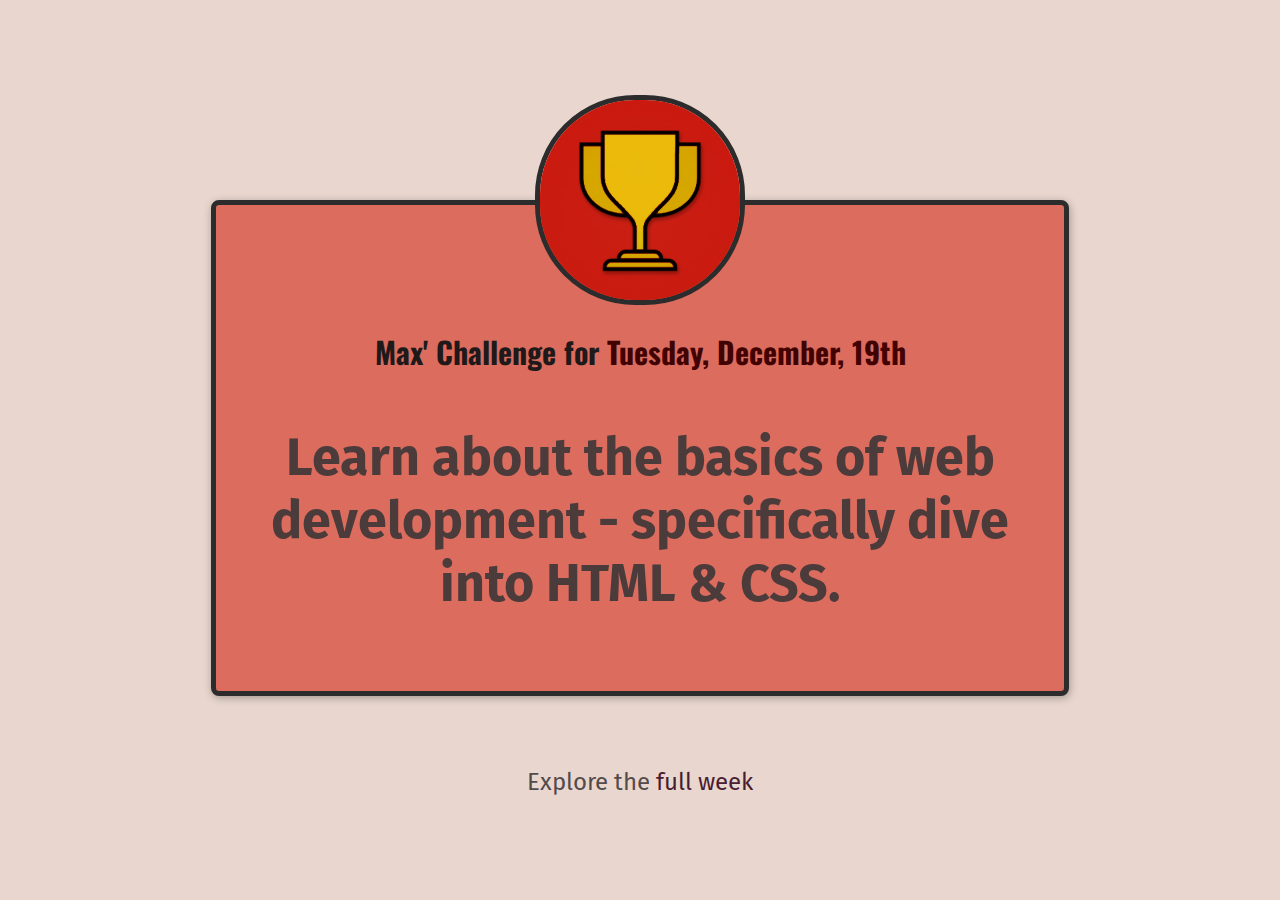
<file: index.html>
<!DOCTYPE html>
<html lang="en">
  <head>
    <meta charset="UTF-8" />
    <link rel="preconnect" href="https://fonts.googleapis.com" />
    <link rel="preconnect" href="https://fonts.gstatic.com" />
    <link
      href="https://fonts.googleapis.com/css2?family=Fira+Sans:ital,wght@0,700;1,400&family=Oswald:wght@700&display=swap"
      rel="stylesheet"
    />
    <link href="styles/shared.css" rel="stylesheet" />
    <link href="styles/daily-challenge.css" rel="stylesheet" />
    <title>My Daily Challenge</title>
  </head>
  <body>
    <main>
      <img src="images/challenge-trophy.jpg" alt="A trophy" />
      <h1>Max' Challenge for <span>Tuesday, December, 19th</span></h1>
      <p id="todays-challenge">
        Learn about the basics of web development - specifically dive into HTML
        & CSS.
      </p>
    </main>
    <footer>
      <p>
        Explore the
        <a href="full-week.html">full week</a>
      </p>
    </footer>
  </body>
</html>
</file>
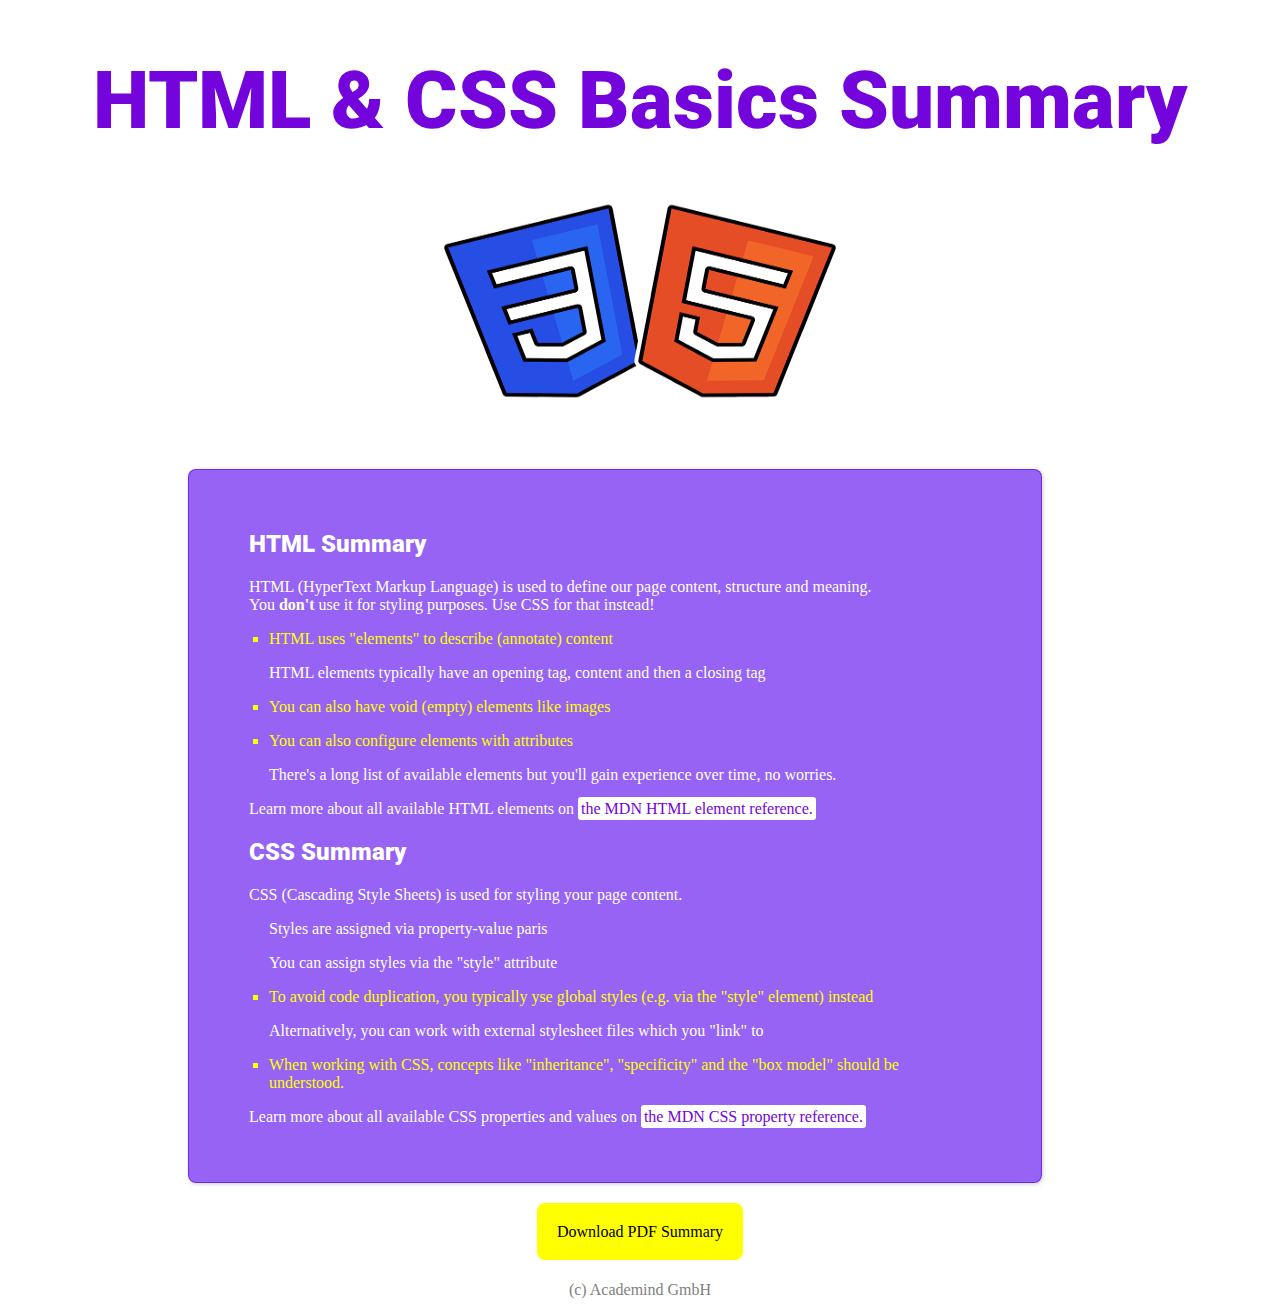
<file: finished-site.html>
<!DOCTYPE html>
<html lang="en">
  <head>
    <meta charset="UTF-8" />
    <title>HTML & CSS Basics Summary</title>
    <link rel="preconnect" href="https://fonts.googleapis.com" />
    <link rel="preconnect" href="https://fonts.gstatic.com" crossorigin />
    <link
      href="https://fonts.googleapis.com/css2?family=Roboto:wght@900&display=swap"
      rel="stylesheet"
    />
    <link href="styles/summary.css" rel="stylesheet" />
  </head>
  <body>
    <header>
      <h1>HTML & CSS Basics Summary</h1>
      <img src="images/html-css.png" alt="Two symbols" />
    </header>
    <main>
      <ul>
        <h2>HTML Summary</h2>
        <p>
          HTML (HyperText Markup Language) is used to define our page content,
          structure and meaning.<br />
          You <span class="highlight">don't</span> use it for styling purposes.
          Use CSS for that instead!
        </p>
        <li class="yellow-highlight">
          <p>HTML uses "elements" to describe (annotate) content</p>
        </li>
        <li>
          <p>
            HTML elements typically have an opening tag, content and then a
            closing tag
          </p>
        </li>
        <li class="yellow-highlight">
          <p>You can also have void (empty) elements like images</p>
        </li>
        <li class="yellow-highlight">
          <p>You can also configure elements with attributes</p>
        </li>
        <li>
          <p>
            There's a long list of available elements but you'll gain experience
            over time, no worries.
          </p>
        </li>
        <p>
          Learn more about all available HTML elements on
          <span class="highlight-background"
            >the MDN HTML element reference.</span
          >
        </p>
        <h2>CSS Summary</h2>
        <p>
          CSS (Cascading Style Sheets) is used for styling your page content.
        </p>
        <li>
          <p>Styles are assigned via property-value paris</p>
        </li>
        <li>
          <p>You can assign styles via the "style" attribute</p>
        </li>
        <li class="yellow-highlight">
          <p>
            To avoid code duplication, you typically yse global styles (e.g. via
            the "style" element) instead
          </p>
        </li>
        <li>
          <p>
            Alternatively, you can work with external stylesheet files which you
            "link" to
          </p>
        </li>
        <li class="yellow-highlight">
          <p>
            When working with CSS, concepts like "inheritance", "specificity"
            and the "box model" should be<br />
            understood.
          </p>
        </li>
        <p>
          Learn more about all available CSS properties and values on
          <span class="highlight-background"
            >the MDN CSS property reference.</span
          >
        </p>
      </ul>
    </main>
    <footer>
      <a href="images/html-css-basics-summary.pdf">Download PDF Summary</a>
      <p>(c) Academind GmbH</p>
    </footer>
  </body>
</html>
</file>
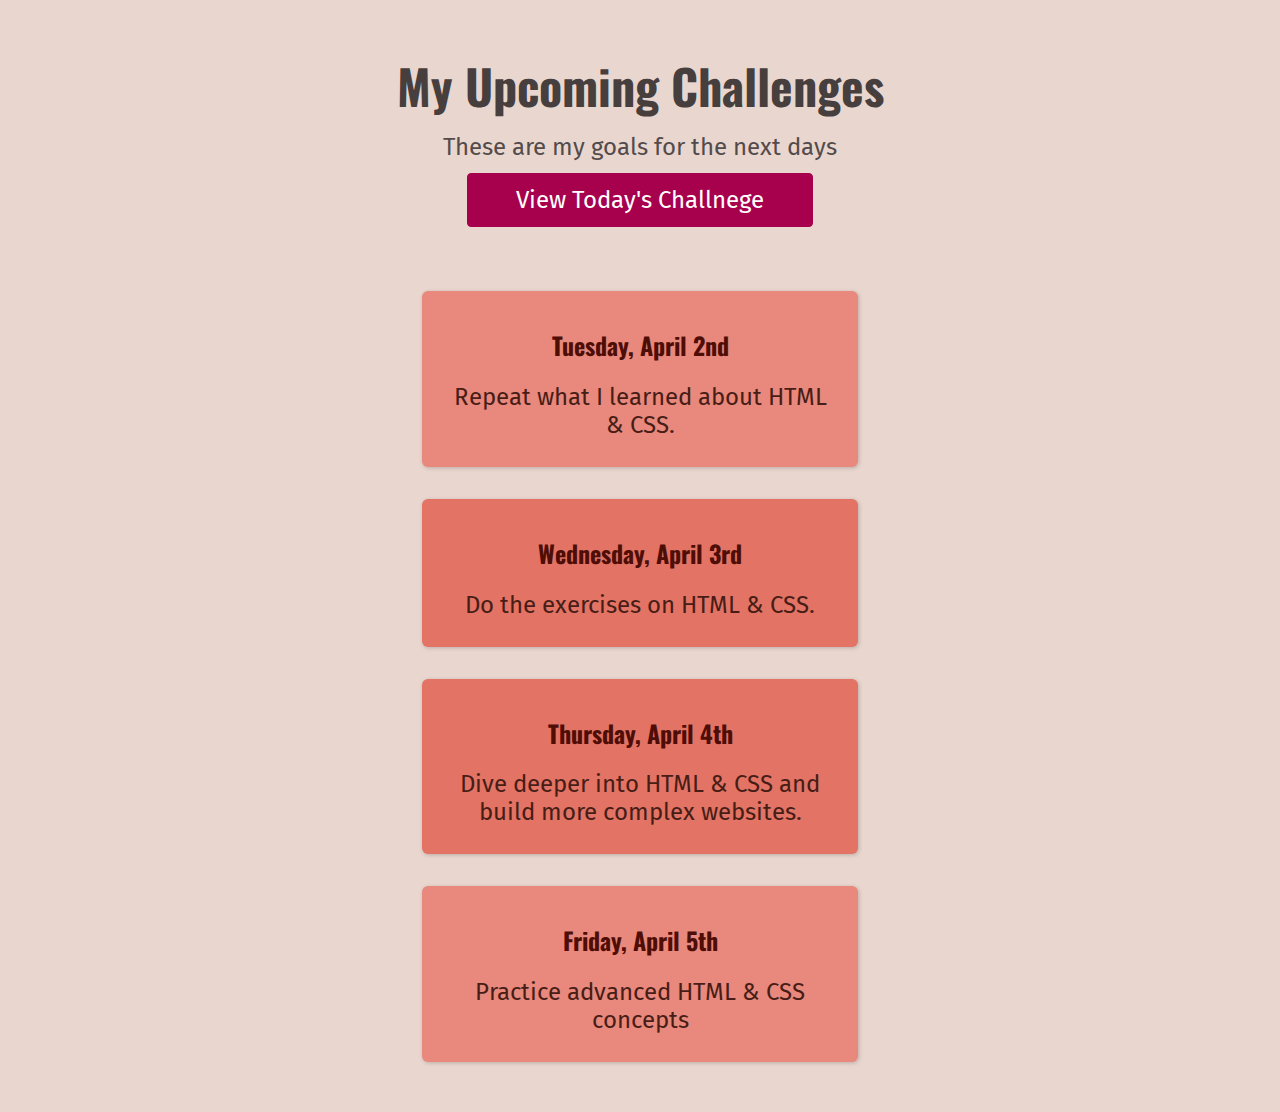
<file: full-week.html>
<!DOCTYPE html>
<html lang="en">
  <head>
    <meta charset="UTF-8" />
    <title>My Upcoming Challenges</title>
    <link rel="preconnect" href="https://fonts.gstatic.com" />
    <link
      href="https://fonts.googleapis.com/css2?family=Fira+Sans:ital,wght@0,700;1,400&family=Oswald:wght@700&display=swap"
      rel="stylesheet"
    />
    <link href="styles/shared.css" rel="stylesheet" />
    <link href="styles/full-week.css" rel="stylesheet" />
  </head>
  <body>
    <header>
      <h1>My Upcoming Challenges</h1>
      <p id="description">These are my goals for the next days</p>
      <a href="index.html">View Today's Challnege</a>
    </header>
    <main>
      <ol>
        <li>
          <h2>Tuesday, April 2nd</h2>
          <p>Repeat what I learned about HTML & CSS.</p>
        </li>
        <li class="highlight-goal">
          <h2>Wednesday, April 3rd</h2>
          <p>Do the exercises on HTML & CSS.</p>
        </li>
        <li class="highlight-goal">
          <h2>Thursday, April 4th</h2>
          <p>Dive deeper into HTML & CSS and build more complex websites.</p>
        </li>
        <li>
          <h2>Friday, April 5th</h2>
          <p>Practice advanced HTML & CSS concepts</p>
        </li>
      </ol>
    </main>
  </body>
</html>
</file>
<file: styles/shared.css>
body {
    background-color: rgb(233, 215, 207);
    text-align: center;
    color: rgb(83, 75, 75);
    margin: 50px;
}

h1 {
    font-family: 'Oswald', 'sans-serif';
}

p {
    font-family: 'Fira Sans', 'sans-serif';
    font-size: 24px;
}

a {
    font-family: 'Fira Sans', 'sans-serif';
    text-decoration: none;
    color: rgb(167, 1, 78);
}

a:hover {
    text-decoration: underline;
}
</file>
<file: styles/daily-challenge.css>
main {
  width: 800px;
  margin: 200px auto 72px auto;
  background-color: rgb(219, 108, 94);
  padding: 24px;
  border: 5px solid rgb(44, 44, 44);
  border-radius: 8px;
  box-shadow: 1px 2px 8px rgba(0, 0, 0, 0.3);
}

img {
  width: 200px;
  height: 200px;
  border-radius: 100px;
  border: 5px solid rgb(44, 44, 44);
  margin-top: -134px;
}

h1 {
  font-size: 30px;
  color: rgb(31, 25, 25);
}

a {
  color: rgb(73, 29, 50);
}

span {
  color: rgb(66, 2, 2);
}

  #todays-challenge {
    color: rgb(75, 59, 59);
    font-weight: bold;
    font-size: 52px;
  }
</file>
<file: styles/summary.css>
header {
    width: 1200px;
    text-align: center;
    margin: 15px auto 64px auto;
}

h1 {
        font-family: "Roboto", sans-serif;
        font-weight: 900;
        font-style: normal;
        font-size: 80px;
        color: rgb(115,4,220);
}

img {
    width: 400px;
    height: 200px;
}

main {
    background-color: rgba(90, 9, 240, 0.634);
    color: white;
    padding: 40px 30px 40px 20px;
    margin: 64px 230px 40px 180px;
    border: 1px solid rgba(90, 9, 240, 0.634);
    border-radius: 8px;
    box-shadow: 1px 1px 4px rgba(0, 0, 0, 0.2);
}

h2 {
    font-family: "Roboto", sans-serif;
    font-weight: 900;
}

.highlight {
    font-weight: 900;
}

.yellow-highlight{
    color: yellow;
    list-style: square;
    margin-left: 20px;
}

li {
    list-style: none;
    margin-left: 20px;
}

.highlight-background {
    color: rgb(115, 4, 220);
    background-color: white;
    padding: 3px;
    border-radius: 3px;
}

footer {
text-align: center;
}

a {
    text-decoration: none;
    color: black;
    background-color: yellow;
    padding: 20px;
    border-radius: 8px;
}

footer p {
    margin-top: 40px;
    color: gray;
}

a:hover {
    text-decoration: none;
}
</file>
<file: styles/full-week.css>
header {
    margin-bottom: 64px;
}

h1 {
    font-size: 48px;
    color: rgb(71,62,62);
    margin: 0;
}

#description {
    margin: 12px;
}

/* header p {
    margin-bottom: 36px;
} */

a {
    padding: 12px 48px;
    background-color: rgb(167, 1, 78);
    color: white;
    border: 1px solid rgb(167, 1, 78);
    border-radius: 4px;
    font-size: 24px;
    display: inline-block;
    margin: 0;
}

a:hover {
    background-color: rgb(180, 12, 90);
    text-decoration: none;
}

ol {
    list-style: none;
    width: 500px;
    margin: 36px auto 0 auto;
    padding: 0;
}

li {
    padding: 16px;
    box-shadow: 1px 1px 4px rgba(0, 0, 0, 0.2);
    margin: 32px;
    background-color: rgb(233, 136, 124);
    border-radius: 6px; 
}

h2 {
    color: rgb(78, 13, 5);
    font-family: 'Oswald', sans-serif;
}

main p {
    margin: 12px;
    color: rgb(71, 29, 22);
}

.highlight-goal {
    background-color: rgb(226, 115, 101);
}
</file>
